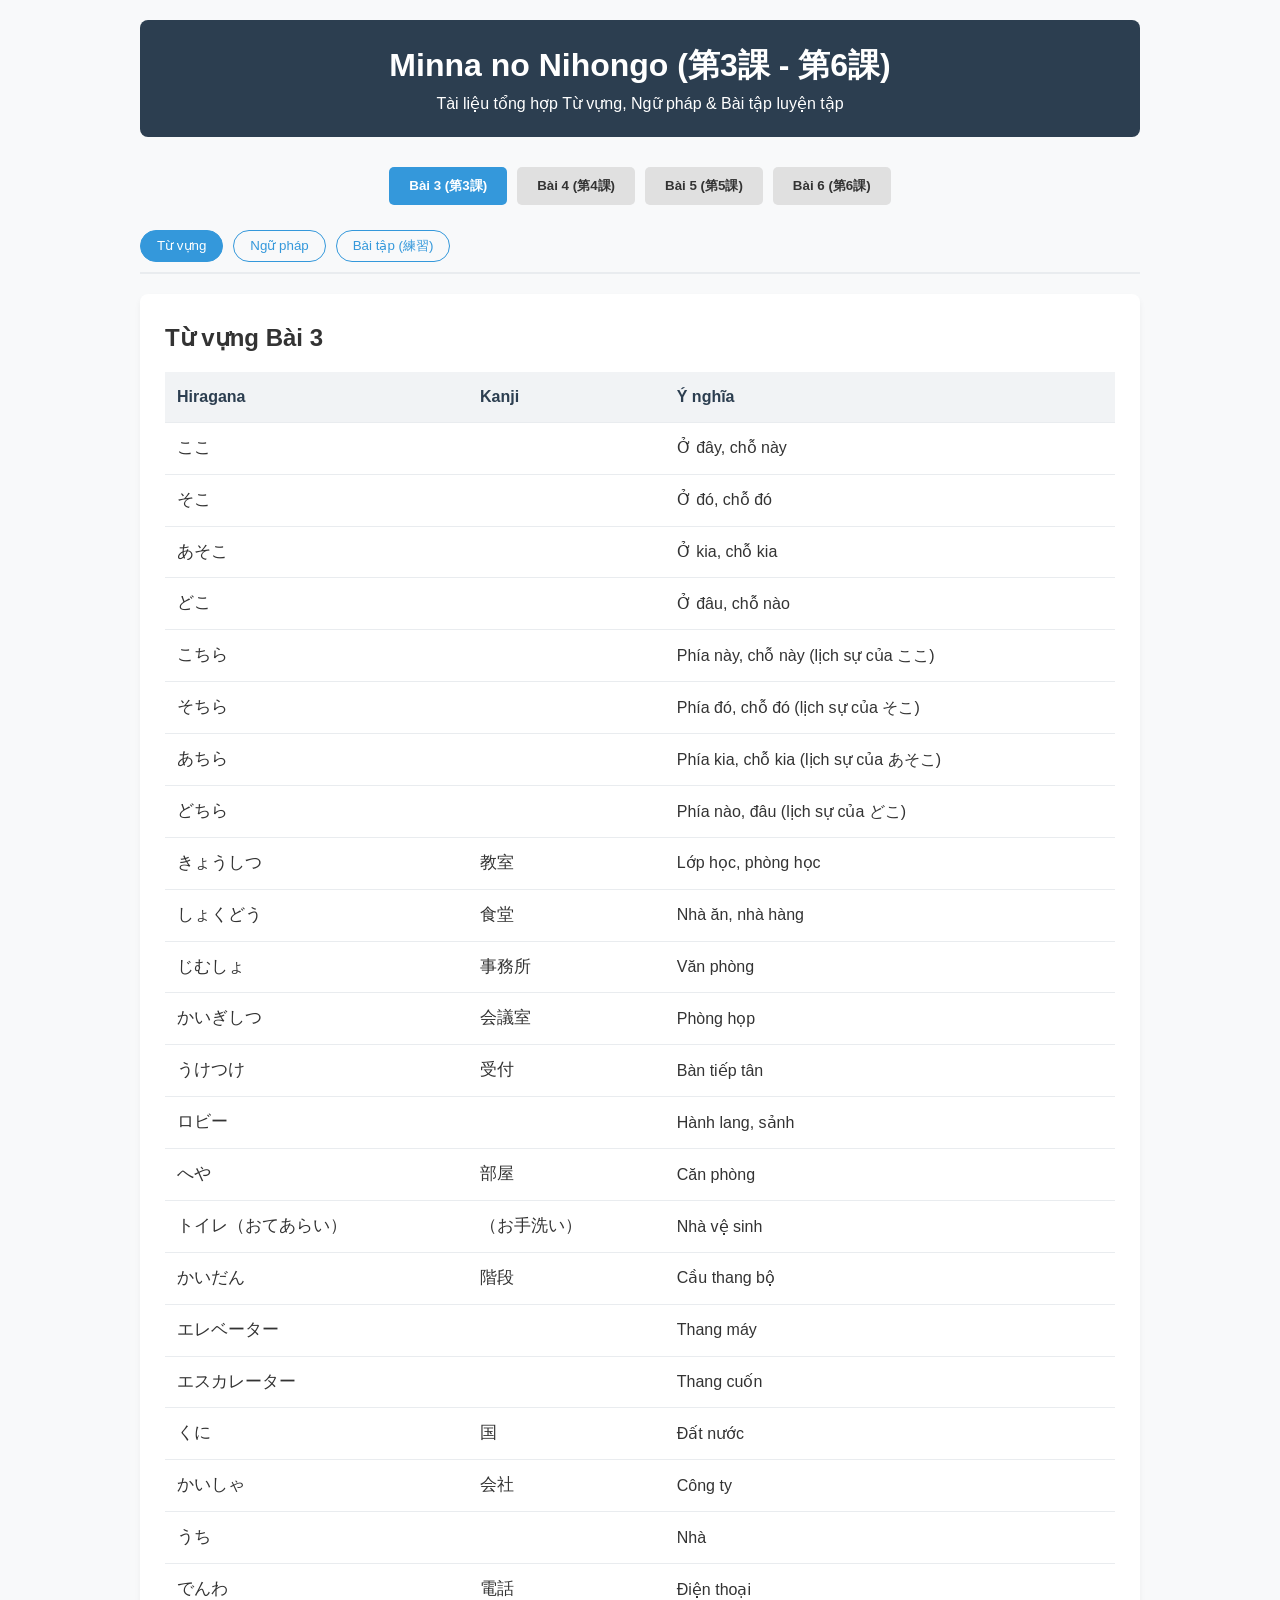
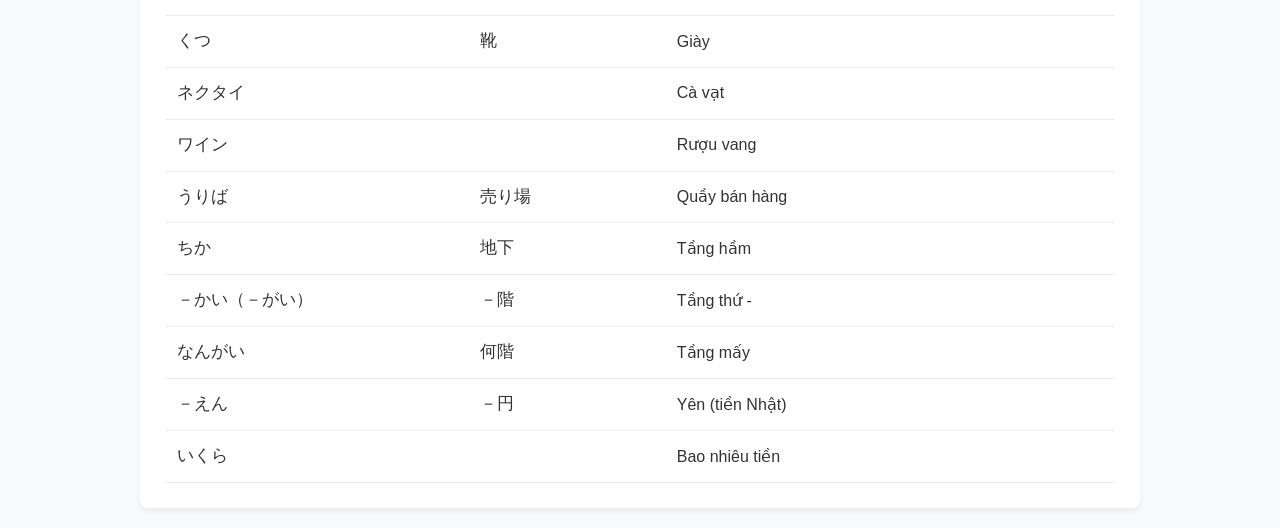
<file: js/mina 3-6.html>
<!DOCTYPE html>
<html lang="vi">
<head>
    <meta charset="UTF-8">
    <meta name="viewport" content="width=device-width, initial-scale=1.0">
    <title>Minna no Nihongo - Bài 3 đến Bài 6</title>
    <style>
        :root {
            --primary-color: #2c3e50;
            --secondary-color: #3498db;
            --accent-color: #e74c3c;
            --bg-color: #f8f9fa;
            --card-bg: #ffffff;
            --text-color: #333333;
            --border-color: #e9ecef;
        }

        * {
            box-sizing: border-box;
            margin: 0;
            padding: 0;
            font-family: 'Segoe UI', Tahoma, Geneva, Verdana, sans-serif;
        }

        body {
            background-color: var(--bg-color);
            color: var(--text-color);
            line-height: 1.6;
            padding: 20px;
        }

        .container {
            max-width: 1000px;
            margin: 0 auto;
        }

        header {
            text-align: center;
            margin-bottom: 30px;
            padding: 20px;
            background-color: var(--primary-color);
            color: white;
            border-radius: 8px;
        }

        nav {
            display: flex;
            justify-content: center;
            gap: 10px;
            margin-bottom: 25px;
            flex-wrap: wrap;
        }

        .nav-btn {
            padding: 10px 20px;
            border: none;
            background-color: #e0e0e0;
            color: #333;
            font-weight: bold;
            border-radius: 5px;
            cursor: pointer;
            transition: all 0.3s ease;
        }

        .nav-btn.active, .nav-btn:hover {
            background-color: var(--secondary-color);
            color: white;
        }

        .sub-nav {
            display: flex;
            justify-content: flex-start;
            gap: 10px;
            margin-bottom: 20px;
            border-bottom: 2px solid var(--border-color);
            padding-bottom: 10px;
        }

        .sub-btn {
            padding: 6px 16px;
            border: 1px solid var(--secondary-color);
            background: transparent;
            color: var(--secondary-color);
            border-radius: 20px;
            cursor: pointer;
            font-weight: 500;
        }

        .sub-btn.active {
            background-color: var(--secondary-color);
            color: white;
        }

        .content-section {
            display: none;
            background-color: var(--card-bg);
            padding: 25px;
            border-radius: 8px;
            box-shadow: 0 4px 6px rgba(0,0,0,0.05);
        }

        .content-section.active {
            display: block;
        }

        table {
            width: 100%;
            border-collapse: collapse;
            margin-top: 15px;
        }

        th, td {
            padding: 12px;
            text-align: left;
            border-bottom: 1px solid var(--border-color);
        }

        th {
            background-color: #f1f3f5;
            color: var(--primary-color);
        }

        tr:hover {
            background-color: #f8f9fa;
        }

        .grammar-block {
            margin-bottom: 25px;
            border-left: 4px solid var(--secondary-color);
            padding-left: 15px;
        }

        .grammar-title {
            font-size: 1.15rem;
            color: var(--primary-color);
            margin-bottom: 8px;
        }

        .example-list {
            margin-left: 20px;
            color: #555;
        }

        .exercise-card {
            background-color: #fdfdfd;
            border: 1px solid var(--border-color);
            padding: 15px;
            margin-bottom: 15px;
            border-radius: 6px;
        }

        .exercise-title {
            font-weight: bold;
            color: var(--primary-color);
            margin-bottom: 10px;
        }

        .japanese {
            font-size: 1.05rem;
        }

        @media (max-width: 600px) {
            body { padding: 10px; }
            th, td { padding: 8px; font-size: 0.9rem; }
        }
    </style>
</head>
<body>

<div class="container">
    <header>
        <h1>Minna no Nihongo (第3課 - 第6課)</h1>
        <p>Tài liệu tổng hợp Từ vựng, Ngữ pháp & Bài tập luyện tập</p>
    </header>

    <nav id="lesson-nav">
        <button class="nav-btn active" onclick="switchLesson(3)">Bài 3 (第3課)</button>
        <button class="nav-btn" onclick="switchLesson(4)">Bài 4 (第4課)</button>
        <button class="nav-btn" onclick="switchLesson(5)">Bài 5 (第5課)</button>
        <button class="nav-btn" onclick="switchLesson(6)">Bài 6 (第6課)</button>
    </nav>

    <div class="sub-nav">
        <button class="sub-btn active" onclick="switchTab('vocab')">Từ vựng</button>
        <button class="sub-btn" onclick="switchTab('grammar')">Ngữ pháp</button>
        <button class="sub-btn" onclick="switchTab('exercise')">Bài tập (練習)</button>
    </div>

    <main id="main-content">
        <!-- Nội dung sẽ được nạp động qua JavaScript -->
    </main>
</div>

<script>
const data = {
    3: {
        vocab: [
            { hiragana: "ここ", kanji: "", meaning: "Ở đây, chỗ này" },
            { hiragana: "そこ", kanji: "", meaning: "Ở đó, chỗ đó" },
            { hiragana: "あそこ", kanji: "", meaning: "Ở kia, chỗ kia" },
            { hiragana: "どこ", kanji: "", meaning: "Ở đâu, chỗ nào" },
            { hiragana: "こちら", kanji: "", meaning: "Phía này, chỗ này (lịch sự của ここ)" },
            { hiragana: "そちら", kanji: "", meaning: "Phía đó, chỗ đó (lịch sự của そこ)" },
            { hiragana: "あちら", kanji: "", meaning: "Phía kia, chỗ kia (lịch sự của あそこ)" },
            { hiragana: "どちら", kanji: "", meaning: "Phía nào, đâu (lịch sự của どこ)" },
            { hiragana: "きょうしつ", kanji: "教室", meaning: "Lớp học, phòng học" },
            { hiragana: "しょくどう", kanji: "食堂", meaning: "Nhà ăn, nhà hàng" },
            { hiragana: "じむしょ", kanji: "事務所", meaning: "Văn phòng" },
            { hiragana: "かいぎしつ", kanji: "会議室", meaning: "Phòng họp" },
            { hiragana: "うけつけ", kanji: "受付", meaning: "Bàn tiếp tân" },
            { hiragana: "ロビー", kanji: "", meaning: "Hành lang, sảnh" },
            { hiragana: "へや", kanji: "部屋", meaning: "Căn phòng" },
            { hiragana: "トイレ（おてあらい）", kanji: "（お手洗い）", meaning: "Nhà vệ sinh" },
            { hiragana: "かいだん", kanji: "階段", meaning: "Cầu thang bộ" },
            { hiragana: "エレベーター", kanji: "", meaning: "Thang máy" },
            { hiragana: "エスカレーター", kanji: "", meaning: "Thang cuốn" },
            { hiragana: "くに", kanji: "国", meaning: "Đất nước" },
            { hiragana: "かいしゃ", kanji: "会社", meaning: "Công ty" },
            { hiragana: "うち", kanji: "", meaning: "Nhà" },
            { hiragana: "でんわ", kanji: "電話", meaning: "Điện thoại" },
            { hiragana: "くつ", kanji: "靴", meaning: "Giày" },
            { hiragana: "ネクタイ", kanji: "", meaning: "Cà vạt" },
            { hiragana: "ワイン", kanji: "", meaning: "Rượu vang" },
            { hiragana: "うりば", kanji: "売り場", meaning: "Quầy bán hàng" },
            { hiragana: "ちか", kanji: "地下", meaning: "Tầng hầm" },
            { hiragana: "－かい（－がい）", kanji: "－階", meaning: "Tầng thứ -" },
            { hiragana: "なんがい", kanji: "何階", meaning: "Tầng mấy" },
            { hiragana: "－えん", kanji: "－円", meaning: "Yên (tiền Nhật)" },
            { hiragana: "いくら", kanji: "", meaning: "Bao nhiêu tiền" }
        ],
        grammar: [
            {
                title: "1. N1 は N2 (Địa điểm) です",
                desc: "Nói về vị trí của một địa điểm, đối tượng.",
                examples: [
                    "ここは 教室(きょうしつ)です。 (Ở đây là phòng học.)",
                    "トイレは あそこです。 (Nhà vệ sinh ở kia.)"
                ]
            },
            {
                title: "2. N1 は どこ / どちら ですか",
                desc: "Hỏi vị trí của địa điểm hoặc hướng đi (どちら lịch sự hơn どこ).",
                examples: [
                    "お手洗い(おてあらい)は どこですか。 (Nhà vệ sinh ở đâu?)",
                    "事務所(じむしょ)は どちらですか。 (Văn phòng ở hướng nào?)"
                ]
            },
            {
                title: "3. N1 の N2 (Xuất xứ / Sản xuất)",
                desc: "Diễn tả N2 do quốc gia/công ty N1 sản xuất.",
                examples: [
                    "これは 日本(にほん)の 車(くるま)です。 (Đây là xe hơi của Nhật Bản.)"
                ]
            },
            {
                title: "4. N は いくらですか",
                desc: "Hỏi giá tiền của một vật phẩm.",
                examples: [
                    "この 時計(とけい)は いくらですか。 (Cái đồng hồ này giá bao nhiêu?)",
                    "18,600円(えん)です。 (Giá 18,600 Yên.)"
                ]
            }
        ],
        exercise: [
            { section: "練習B - 1", content: "例: ここは 食堂(しょくどう)です。<br>1) ここは 教室(きょうしつ)です。<br>2) そこは 受付(うけつけ)です。<br>3) あそこは 事務所(じむしょ)です。" },
            { section: "練習B - 2", content: "例: トイレは どこですか。･･･あそこです。<br>1) 会議室(かいぎしつ)は どこですか。･･･あそこです。<br>2) 自動販売機(じどうはんばいき)は どこですか。･･･そこです。" },
            { section: "練習C - 1", content: "A: すみません。トイレは どこですか。<br>B: あそこです。<br>A: どうも。" }
        ]
    },
    4: {
        vocab: [
            { hiragana: "おきます", kanji: "起きます", meaning: "Thức dậy" },
            { hiragana: "ねます", kanji: "寝ます", meaning: "Ngủ" },
            { hiragana: "はたらきます", kanji: "働きます", meaning: "Làm việc" },
            { hiragana: "やすみます", kanji: "休みます", meaning: "Nghỉ ngơi" },
            { hiragana: "べんきょうします", kanji: "勉強します", meaning: "Học tập" },
            { hiragana: "おわります", kanji: "終わります", meaning: "Kết thúc" },
            { hiragana: "ぎんこう", kanji: "銀行", meaning: "Ngân hàng" },
            { hiragana: "ゆうびんきょく", kanji: "郵便局", meaning: "Bưu điện" },
            { hiragana: "としょかん", kanji: "図書館", meaning: "Thư viện" },
            { hiragana: "びじゅつかん", kanji: "美術館", meaning: "Bảo tàng mỹ thuật" },
            { hiragana: "いま", kanji: "今", meaning: "Bây giờ" },
            { hiragana: "－じ", kanji: "－時", meaning: "- Giờ" },
            { hiragana: "－ふん（－ぷん）", kanji: "－分", meaning: "- Phút" },
            { hiragana: "はん", kanji: "半", meaning: "Rưỡi, nửa (30 phút)" },
            { hiragana: "なんじ", kanji: "何時", meaning: "Mấy giờ" },
            { hiragana: "なんぷん", kanji: "何分", meaning: "Mấy phút" },
            { hiragana: "ごぜん", kanji: "午前", meaning: "Buổi sáng (AM)" },
            { hiragana: "ごご", kanji: "午後", meaning: "Buổi chiều (PM)" },
            { hiragana: "あさ / ひる / ばん", kanji: "朝 / 昼 / 晩", meaning: "Sáng / Trưa / Tối" },
            { hiragana: "きのう / きょう / あした", kanji: "", meaning: "Hôm qua / Hôm nay / Ngày mai" },
            { hiragana: "まいあさ / まいばん / まいにち", kanji: "毎朝 / 毎晩 / 毎日", meaning: "Mỗi sáng / Mỗi tối / Mỗi ngày" },
            { hiragana: "げつ・か・すい・もく・きん・ど・にちようび", kanji: "月・火・水・木・金・土・日曜日", meaning: "Thứ 2 đến Chủ nhật" }
        ],
        grammar: [
            {
                title: "1. 今 －時 －分です",
                desc: "Nói về thời gian hiện tại.",
                examples: ["今(いま) 4時(じ) 5分(ふん)です。 (Bây giờ là 4 giờ 5 phút.)"]
            },
            {
                title: "2. Động từ chia theo thời/thể",
                desc: "Khẳng định: ～ます | Phủ định: ～ません | Quá khứ: ～ました | Quá khứ phủ định: ～ませんでした",
                examples: [
                    "起き(おき)ます (Thức dậy)",
                    "起き(おき)ません (Không thức dậy)",
                    "起き(おき)ました (Đã thức dậy)",
                    "起き(おき)ませんでした (Đã không thức dậy)"
                ]
            },
            {
                title: "3. N (Thời gian) に Động từ",
                desc: "Hành động diễn ra vào một mốc thời gian xác định (có số).",
                examples: ["毎朝(まいあさ) 6時(じ)に 起(お)きます。 (Mỗi sáng tôi dậy lúc 6 giờ.)"]
            },
            {
                title: "4. N1 から N2 まで",
                desc: "Từ N1 đến N2 (Chỉ phạm vi thời gian hoặc địa điểm).",
                examples: ["9時(じ)から 5時(じ)まで 働(はたら)きます。 (Tôi làm việc từ 9 giờ đến 5 giờ.)"]
            }
        ],
        exercise: [
            { section: "練習B - 1", content: "例: 3時(じ)です。<br>1) 9時(じ)です。<br>2) 4時(じ)半(はん)です。<br>3) 12時(じ)15分(ふん)です。" },
            { section: "練習B - 5", content: "例: 毎朝(まいあさ) 何時(なんじ)に 起(お)きますか。･･･7時(じ)に 起きます。<br>1) 毎晩(まいばん) 何時に 寝(ね)ますか。･･･11時に 寝ます。" }
        ]
    },
    5: {
        vocab: [
            { hiragana: "いきます", kanji: "行きます", meaning: "Đi" },
            { hiragana: "きます", kanji: "来ます", meaning: "Đến" },
            { hiragana: "かえります", kanji: "帰ります", meaning: "Trở về" },
            { hiragana: "がっこう", kanji: "学校", meaning: "Trường học" },
            { hiragana: "スーパー", kanji: "", meaning: "Siêu thị" },
            { hiragana: "えき", kanji: "駅", meaning: "Nhà ga" },
            { hiragana: "ひこうき", kanji: "飛行機", meaning: "Máy bay" },
            { hiragana: "でんしゃ", kanji: "電車", meaning: "Tàu điện" },
            { hiragana: "ちかてつ", kanji: "地下鉄", meaning: "Tàu điện ngầm" },
            { hiragana: "しんかんせん", kanji: "新幹線", meaning: "Tàu siêu tốc Shinkansen" },
            { hiragana: "じてんしゃ", kanji: "自転車", meaning: "Xe đạp" },
            { hiragana: "あるいて", kanji: "歩いて", meaning: "Đi bộ" },
            { hiragana: "ともだち", kanji: "友達", meaning: "Bạn bè" },
            { hiragana: "かれ / かのじょ", kanji: "彼 / 彼女", meaning: "Anh ấy (bạn trai) / Cô ấy (bạn gái)" },
            { hiragana: "かぞく", kanji: "家族", meaning: "Gia đình" },
            { hiragana: "ひとり で", kanji: "一人で", meaning: "Một mình" },
            { hiragana: "せんしゅう / こんしゅう / らいしゅう", kanji: "先週 / 今週 / 来週", meaning: "Tuần trước / Tuần này / Tuần tới" },
            { hiragana: "ついたち / ふつか / みっか ...", kanji: "1日 / 2日 / 3日 ...", meaning: "Ngày mồng 1, mồng 2, mồng 3..." },
            { hiragana: "いつ", kanji: "", meaning: "Khi nào" }
        ],
        grammar: [
            {
                title: "1. N (Địa điểm) へ 行きます / 来ます / 帰ります",
                desc: "Di chuyển đến một địa điểm nào đó (trợ từ へ đọc là 'e').",
                examples: [
                    "京都(きょうと)へ 行(い)きます。 (Tôi đi Kyoto.)",
                    "どこへも 行きませんでした。 (Tôi đã không đi đâu cả.)"
                ]
            },
            {
                title: "2. N (Phương tiện) で 行きます / 来ます / 帰ります",
                desc: "Phương tiện di chuyển. Note: Đi bộ dùng 歩いて (không dùng で).",
                examples: ["タクシーで うちへ 帰(かえ)ります。 (Tôi về nhà bằng taxi.)"]
            },
            {
                title: "3. N (Người/Con vật) と 行きます",
                desc: "Thực hiện hành động di chuyển cùng với ai đó.",
                examples: ["家族(かぞく)と 日本(にほん)へ 来(き)ました。 (Tôi đã đến Nhật cùng gia đình.)"]
            }
        ],
        exercise: [
            { section: "練習B - 1", content: "例: スーパーへ 行きます。<br>1) 郵便局(ゆうびんきょく)へ 行きます。<br>2) デパートへ 行きます。" },
            { section: "練習B - 3", content: "例: 何で 京都へ 行きますか。･･･電車(でんしゃ)で 行きます。<br>1) 何で バス停(てい)へ 行きますか。･･･歩(ある)いて 行きます。" }
        ]
    },
    6: {
        vocab: [
            { hiragana: "たべます", kanji: "食べます", meaning: "Ăn" },
            { hiragana: "のみます", kanji: "飲みます", meaning: "Uống" },
            { hiragana: "すいます [たばこを~]", kanji: "吸います", meaning: "Hút [thuốc]" },
            { hiragana: "みます / ききます / よみます", kanji: "見ます / 聞きます / 読みます", meaning: "Xem / Nghe / Đọc" },
            { hiragana: "かきます / かいます / とります", kanji: "書きます / 買います / 撮ります", meaning: "Viết / Mua / Chụp (ảnh)" },
            { hiragana: "します", kanji: "", meaning: "Làm, thực hiện" },
            { hiragana: "あいます [ともだちに~]", kanji: "会います", meaning: "Gặp [bạn]" },
            { hiragana: "ごはん / あさごはん / ひるごはん / ばんごはん", kanji: "朝/昼/晩ごはん", meaning: "Cơm / Cơm sáng / Cơm trưa / Cơm tối" },
            { hiragana: "みず / おちゃ / ビール / さけ", kanji: "水 / お茶 / 酒", meaning: "Nước / Trà / Bia / Rượu" },
            { hiragana: "なに", kanji: "何", meaning: "Cái gì" },
            { hiragana: "いっしょに", kanji: "", meaning: "Cùng nhau" }
        ],
        grammar: [
            {
                title: "1. N を Động từ",
                desc: "Trợ từ を chỉ đối tượng trực tiếp của ngoại động từ.",
                examples: ["本(ほん)を 読(よ)みます。 (Tôi đọc sách.)"]
            },
            {
                title: "2. N (Địa điểm) で Động từ",
                desc: "Hành động xảy ra tại một địa điểm cụ thể.",
                examples: ["駅(えき)で 新聞(しんぶん)を 買(か)います。 (Tôi mua báo ở nhà ga.)"]
            },
            {
                title: "3. Động từ ます-kê + ませんか",
                desc: "Lời mời rủ ai đó cùng thực hiện hành động (lịch sự).",
                examples: ["いっしょに 神戸(こうべ)へ 行(い)きませんか。 (Cùng đi Kobe với tôi không?)"]
            },
            {
                title: "4. Động từ ます-kê + ましょう",
                desc: "Đề xuất cùng làm gì đó (mang tính chủ động kêu gọi).",
                examples: ["ちょっと 休(やす)みましょう。 (Chúng ta nghỉ một chút nào.)"]
            }
        ],
        exercise: [
            { section: "練習B - 1", content: "例: ラジオを 聞(き)きます。<br>1) たばこを 吸(す)います。<br>2) 手紙(てがみ)を 書(か)きます。" },
            { section: "練習C - 3", content: "A: あした いっしょに テニスを しませんか。<br>B: ええ、いいですね。<br>A: じゃ、11時(じ)に 駅(えき)で 会(あ)いましょう。" }
        ]
    }
};

let currentLesson = 3;
let currentTab = 'vocab';

function switchLesson(lesson) {
    currentLesson = lesson;
    document.querySelectorAll('#lesson-nav .nav-btn').forEach((btn, index) => {
        btn.classList.toggle('active', (index + 3) === lesson);
    });
    renderContent();
}

function switchTab(tab) {
    currentTab = tab;
    document.querySelectorAll('.sub-nav .sub-btn').forEach(btn => {
        btn.classList.toggle('active', btn.getAttribute('onclick').includes(tab));
    });
    renderContent();
}

function renderContent() {
    const main = document.getElementById('main-content');
    const lessonData = data[currentLesson];

    if (currentTab === 'vocab') {
        let html = `
            <div class="content-section active">
                <h2>Từ vựng Bài ${currentLesson}</h2>
                <table>
                    <thead>
                        <tr>
                            <th>Hiragana</th>
                            <th>Kanji</th>
                            <th>Ý nghĩa</th>
                        </tr>
                    </thead>
                    <tbody>
        `;
        lessonData.vocab.forEach(item => {
            html += `
                <tr>
                    <td class="japanese">${item.hiragana}</td>
                    <td class="japanese">${item.kanji}</td>
                    <td>${item.meaning}</td>
                </tr>
            `;
        });
        html += `</tbody></table></div>`;
        main.innerHTML = html;
    } else if (currentTab === 'grammar') {
        let html = `<div class="content-section active"><h2>Ngữ pháp Bài ${currentLesson}</h2><br>`;
        lessonData.grammar.forEach(item => {
            html += `
                <div class="grammar-block">
                    <div class="grammar-title">${item.title}</div>
                    <p style="margin-bottom: 8px;">${item.desc}</p>
                    <ul class="example-list">
            `;
            item.examples.forEach(ex => {
                html += `<li class="japanese">${ex}</li>`;
            });
            html += `</ul></div>`;
        });
        html += `</div>`;
        main.innerHTML = html;
    } else if (currentTab === 'exercise') {
        let html = `<div class="content-section active"><h2>Bài tập Thực hành Bài ${currentLesson}</h2><br>`;
        lessonData.exercise.forEach(item => {
            html += `
                <div class="exercise-card">
                    <div class="exercise-title">${item.section}</div>
                    <div class="japanese">${item.content}</div>
                </div>
            `;
        });
        html += `</div>`;
        main.innerHTML = html;
    }
}

// Khởi chạy ban đầu
renderContent();
</script>

</body>
</html>
</file>
